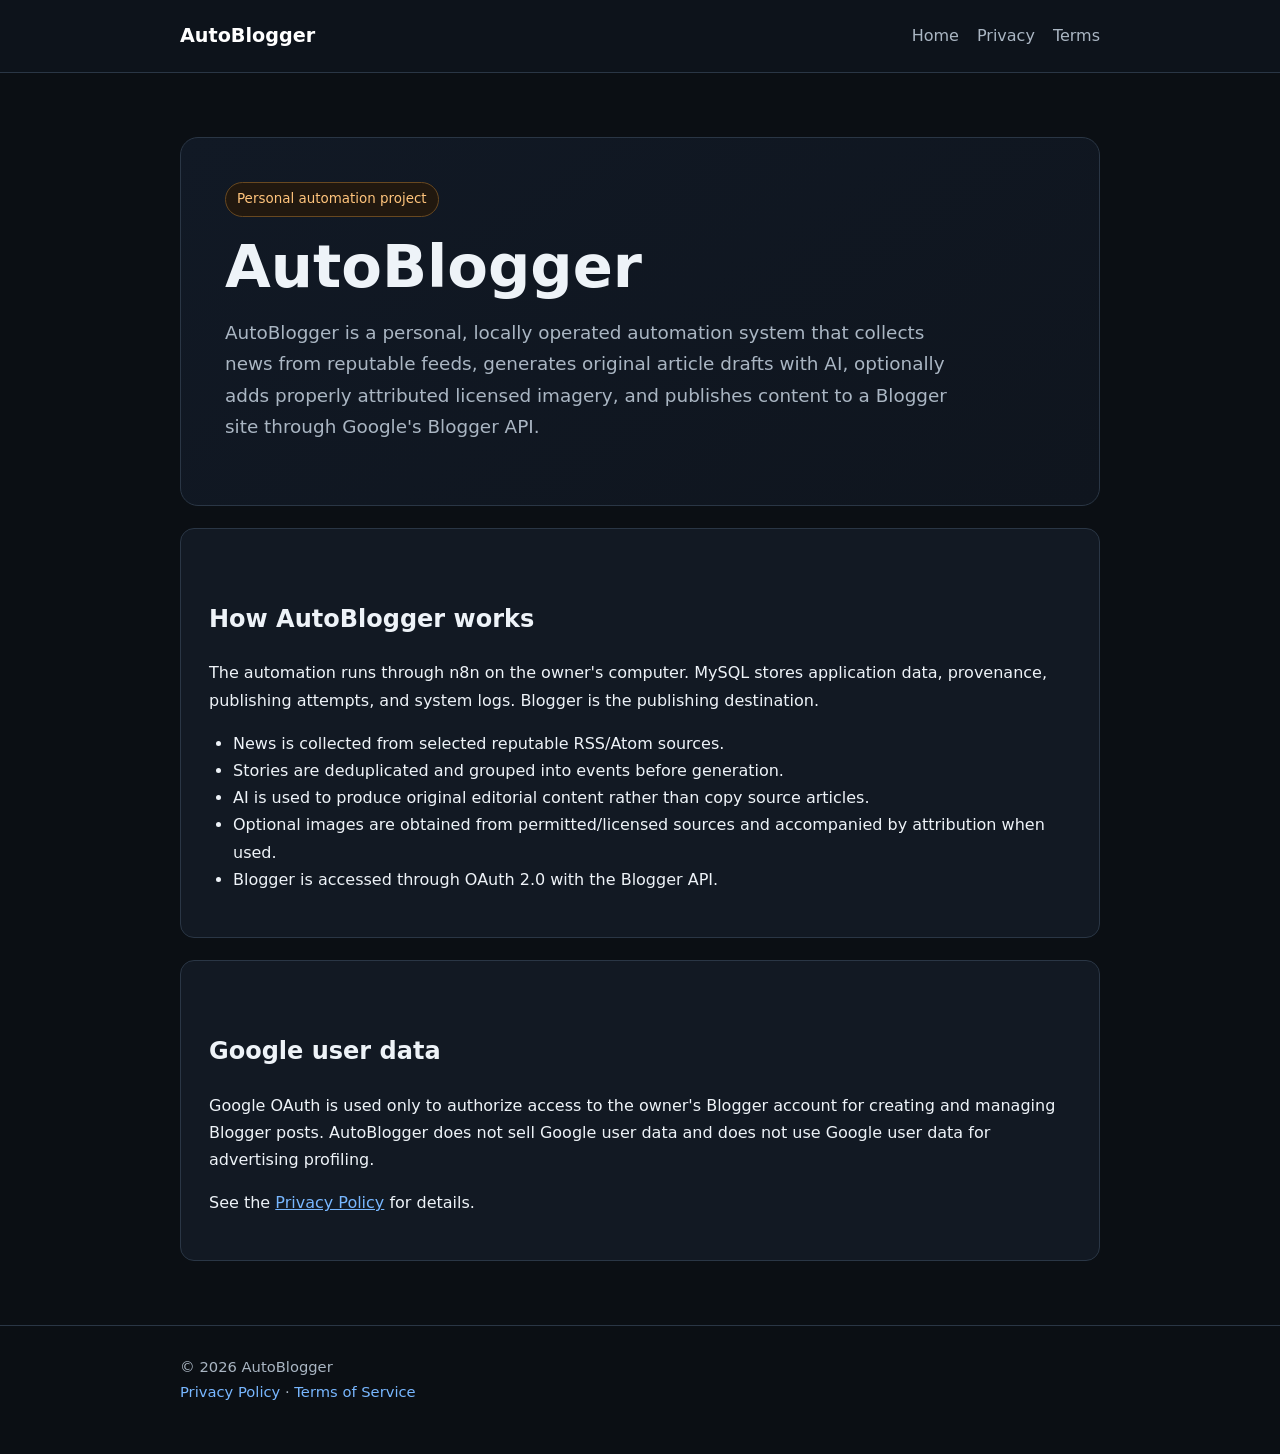
<file: index.html>
<!doctype html>
<html lang="en">
<head>
<meta charset="utf-8">
<meta name="viewport" content="width=device-width,initial-scale=1">
<title>AutoBlogger</title>
<meta name="description" content="AutoBlogger is a personal automation system for generating original news articles from reputable sources and publishing them to Blogger.">
<link rel="stylesheet" href="styles.css">
</head>
<body>
<header><div class="container nav">
<a class="brand" href="index.html">AutoBlogger</a>
<nav><a href="index.html">Home</a><a href="privacy.html">Privacy</a><a href="terms.html">Terms</a></nav>
</div></header>
<main class="container">
<section class="hero">
<span class="badge">Personal automation project</span>
<h1>AutoBlogger</h1>
<p class="lead">AutoBlogger is a personal, locally operated automation system that collects news from reputable feeds, generates original article drafts with AI, optionally adds properly attributed licensed imagery, and publishes content to a Blogger site through Google's Blogger API.</p>
</section>
<section class="card">
<h2>How AutoBlogger works</h2>
<p>The automation runs through n8n on the owner's computer. MySQL stores application data, provenance, publishing attempts, and system logs. Blogger is the publishing destination.</p>
<ul>
<li>News is collected from selected reputable RSS/Atom sources.</li>
<li>Stories are deduplicated and grouped into events before generation.</li>
<li>AI is used to produce original editorial content rather than copy source articles.</li>
<li>Optional images are obtained from permitted/licensed sources and accompanied by attribution when used.</li>
<li>Blogger is accessed through OAuth 2.0 with the Blogger API.</li>
</ul>
</section>
<section class="card">
<h2>Google user data</h2>
<p>Google OAuth is used only to authorize access to the owner's Blogger account for creating and managing Blogger posts. AutoBlogger does not sell Google user data and does not use Google user data for advertising profiling.</p>
<p>See the <a href="privacy.html">Privacy Policy</a> for details.</p>
</section>
</main>
<footer><div class="container"><div>© 2026 AutoBlogger</div><div><a href="privacy.html">Privacy Policy</a> · <a href="terms.html">Terms of Service</a></div></div></footer>
</body>
</html>
</file>
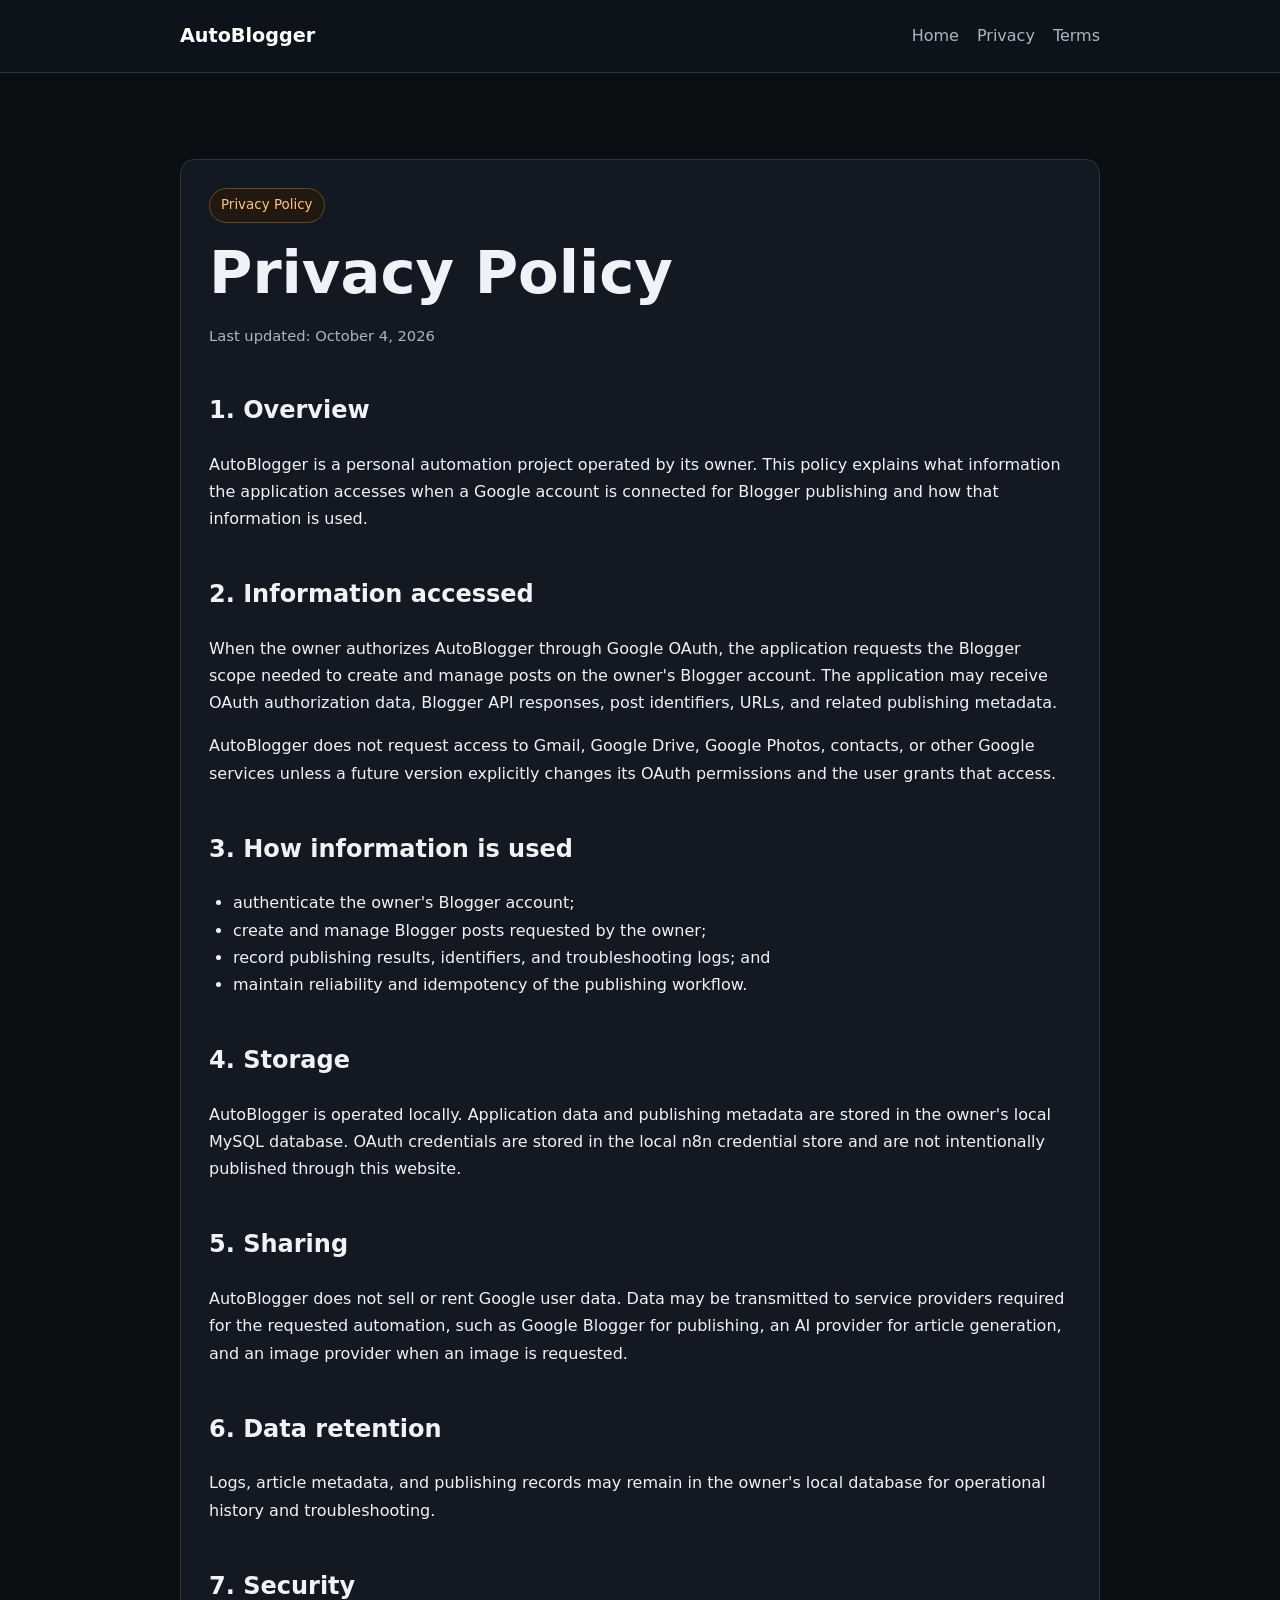
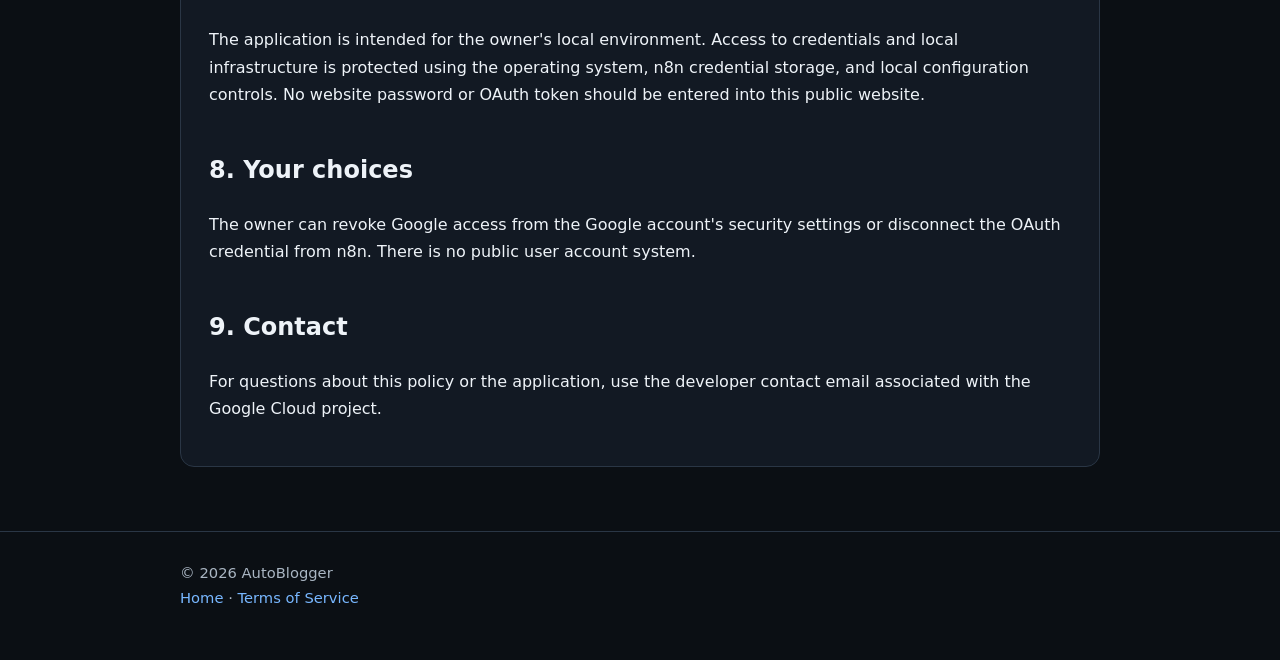
<file: privacy.html>
<!doctype html>
<html lang="en">
<head>
<meta charset="utf-8">
<meta name="viewport" content="width=device-width,initial-scale=1">
<title>Privacy Policy — AutoBlogger</title>
<link rel="stylesheet" href="styles.css">
</head>
<body>
<header><div class="container nav">
<a class="brand" href="index.html">AutoBlogger</a>
<nav><a href="index.html">Home</a><a href="privacy.html">Privacy</a><a href="terms.html">Terms</a></nav>
</div></header>
<main class="container"><article class="card">
<span class="badge">Privacy Policy</span>
<h1>Privacy Policy</h1>
<p class="meta">Last updated: October 4, 2026</p>
<h2>1. Overview</h2>
<p>AutoBlogger is a personal automation project operated by its owner. This policy explains what information the application accesses when a Google account is connected for Blogger publishing and how that information is used.</p>
<h2>2. Information accessed</h2>
<p>When the owner authorizes AutoBlogger through Google OAuth, the application requests the Blogger scope needed to create and manage posts on the owner's Blogger account. The application may receive OAuth authorization data, Blogger API responses, post identifiers, URLs, and related publishing metadata.</p>
<p>AutoBlogger does not request access to Gmail, Google Drive, Google Photos, contacts, or other Google services unless a future version explicitly changes its OAuth permissions and the user grants that access.</p>
<h2>3. How information is used</h2>
<ul>
<li>authenticate the owner's Blogger account;</li>
<li>create and manage Blogger posts requested by the owner;</li>
<li>record publishing results, identifiers, and troubleshooting logs; and</li>
<li>maintain reliability and idempotency of the publishing workflow.</li>
</ul>
<h2>4. Storage</h2>
<p>AutoBlogger is operated locally. Application data and publishing metadata are stored in the owner's local MySQL database. OAuth credentials are stored in the local n8n credential store and are not intentionally published through this website.</p>
<h2>5. Sharing</h2>
<p>AutoBlogger does not sell or rent Google user data. Data may be transmitted to service providers required for the requested automation, such as Google Blogger for publishing, an AI provider for article generation, and an image provider when an image is requested.</p>
<h2>6. Data retention</h2>
<p>Logs, article metadata, and publishing records may remain in the owner's local database for operational history and troubleshooting.</p>
<h2>7. Security</h2>
<p>The application is intended for the owner's local environment. Access to credentials and local infrastructure is protected using the operating system, n8n credential storage, and local configuration controls. No website password or OAuth token should be entered into this public website.</p>
<h2>8. Your choices</h2>
<p>The owner can revoke Google access from the Google account's security settings or disconnect the OAuth credential from n8n. There is no public user account system.</p>
<h2>9. Contact</h2>
<p>For questions about this policy or the application, use the developer contact email associated with the Google Cloud project.</p>
</article></main>
<footer><div class="container"><div>© 2026 AutoBlogger</div><div><a href="index.html">Home</a> · <a href="terms.html">Terms of Service</a></div></div></footer>
</body>
</html>
</file>
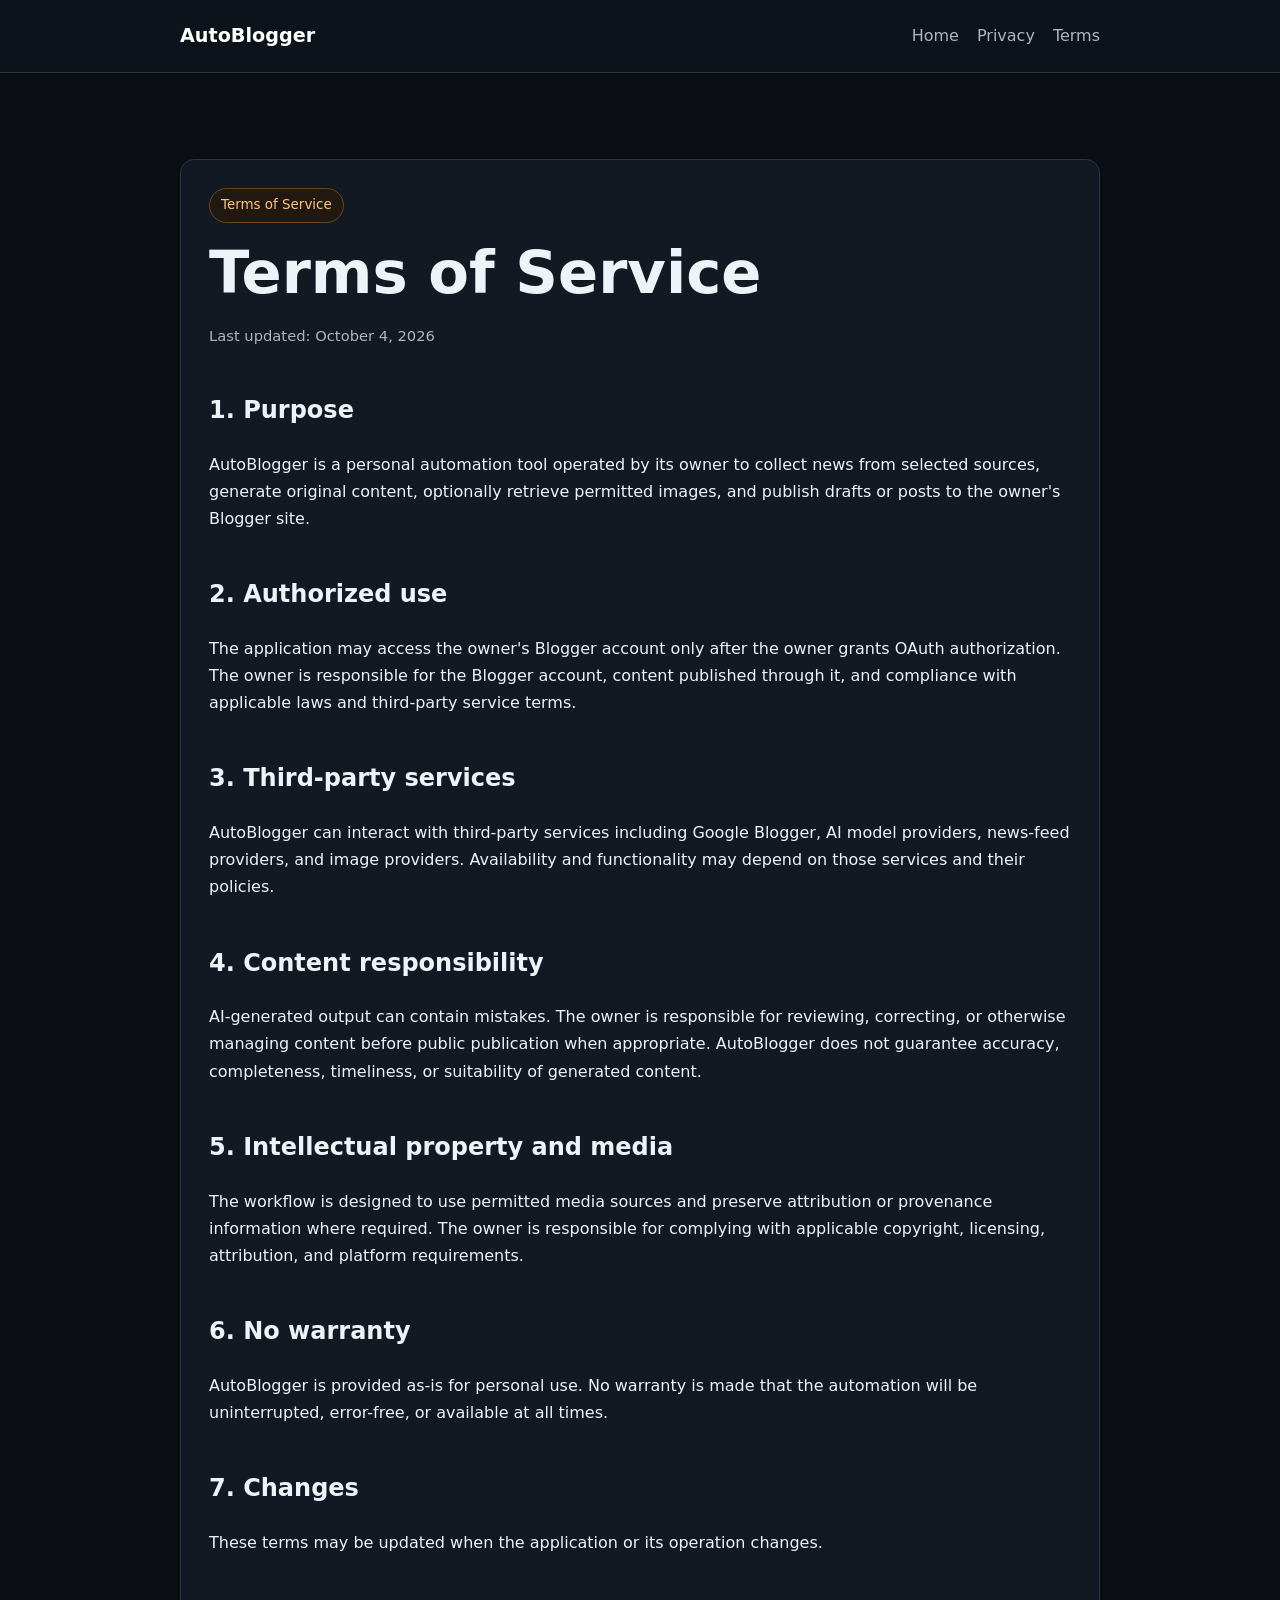
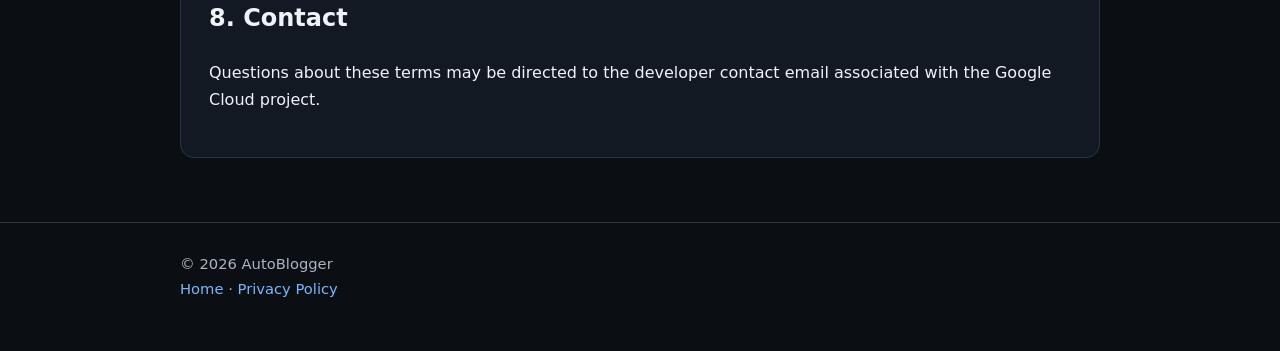
<file: terms.html>
<!doctype html>
<html lang="en">
<head>
<meta charset="utf-8">
<meta name="viewport" content="width=device-width,initial-scale=1">
<title>Terms of Service — AutoBlogger</title>
<link rel="stylesheet" href="styles.css">
</head>
<body>
<header><div class="container nav">
<a class="brand" href="index.html">AutoBlogger</a>
<nav><a href="index.html">Home</a><a href="privacy.html">Privacy</a><a href="terms.html">Terms</a></nav>
</div></header>
<main class="container"><article class="card">
<span class="badge">Terms of Service</span>
<h1>Terms of Service</h1>
<p class="meta">Last updated: October 4, 2026</p>
<h2>1. Purpose</h2>
<p>AutoBlogger is a personal automation tool operated by its owner to collect news from selected sources, generate original content, optionally retrieve permitted images, and publish drafts or posts to the owner's Blogger site.</p>
<h2>2. Authorized use</h2>
<p>The application may access the owner's Blogger account only after the owner grants OAuth authorization. The owner is responsible for the Blogger account, content published through it, and compliance with applicable laws and third-party service terms.</p>
<h2>3. Third-party services</h2>
<p>AutoBlogger can interact with third-party services including Google Blogger, AI model providers, news-feed providers, and image providers. Availability and functionality may depend on those services and their policies.</p>
<h2>4. Content responsibility</h2>
<p>AI-generated output can contain mistakes. The owner is responsible for reviewing, correcting, or otherwise managing content before public publication when appropriate. AutoBlogger does not guarantee accuracy, completeness, timeliness, or suitability of generated content.</p>
<h2>5. Intellectual property and media</h2>
<p>The workflow is designed to use permitted media sources and preserve attribution or provenance information where required. The owner is responsible for complying with applicable copyright, licensing, attribution, and platform requirements.</p>
<h2>6. No warranty</h2>
<p>AutoBlogger is provided as-is for personal use. No warranty is made that the automation will be uninterrupted, error-free, or available at all times.</p>
<h2>7. Changes</h2>
<p>These terms may be updated when the application or its operation changes.</p>
<h2>8. Contact</h2>
<p>Questions about these terms may be directed to the developer contact email associated with the Google Cloud project.</p>
</article></main>
<footer><div class="container"><div>© 2026 AutoBlogger</div><div><a href="index.html">Home</a> · <a href="privacy.html">Privacy Policy</a></div></div></footer>
</body>
</html>
</file>
<file: styles.css>
:root{--bg:#0b0f14;--panel:#121923;--text:#eef3f8;--muted:#aab6c3;--border:#2a3645;--link:#78b7ff}*{box-sizing:border-box}body{margin:0;background:var(--bg);color:var(--text);font-family:Inter,system-ui,-apple-system,BlinkMacSystemFont,"Segoe UI",Roboto,Arial,sans-serif;line-height:1.7}a{color:var(--link)}.container{width:min(920px,calc(100% - 32px));margin:auto}header{border-bottom:1px solid var(--border);background:#0d131b}.nav{min-height:72px;display:flex;align-items:center;justify-content:space-between;gap:20px}.brand{color:#fff;text-decoration:none;font-size:1.2rem;font-weight:750}nav{display:flex;gap:18px;flex-wrap:wrap}nav a{text-decoration:none;color:var(--muted)}nav a:hover{color:#fff}main{padding:64px 0}.hero{background:linear-gradient(145deg,#111925,#0f151e);border:1px solid var(--border);border-radius:18px;padding:44px}.badge{display:inline-block;padding:5px 11px;border:1px solid #684820;border-radius:999px;color:#ffc47c;background:#21180f;font-size:.84rem}h1{font-size:clamp(2.1rem,5vw,3.7rem);line-height:1.08;margin:18px 0}h2{margin-top:42px}.lead{font-size:1.15rem;color:var(--muted);max-width:740px}.card{margin-top:22px;padding:28px;background:var(--panel);border:1px solid var(--border);border-radius:14px}.meta{color:var(--muted);font-size:.92rem}ul{padding-left:24px}footer{border-top:1px solid var(--border);color:var(--muted);padding:28px 0 50px;font-size:.92rem}footer a{text-decoration:none}@media(max-width:640px){.nav{align-items:flex-start;flex-direction:column;padding:16px 0}main{padding:32px 0}.hero,.card{padding:22px}}
</file>
